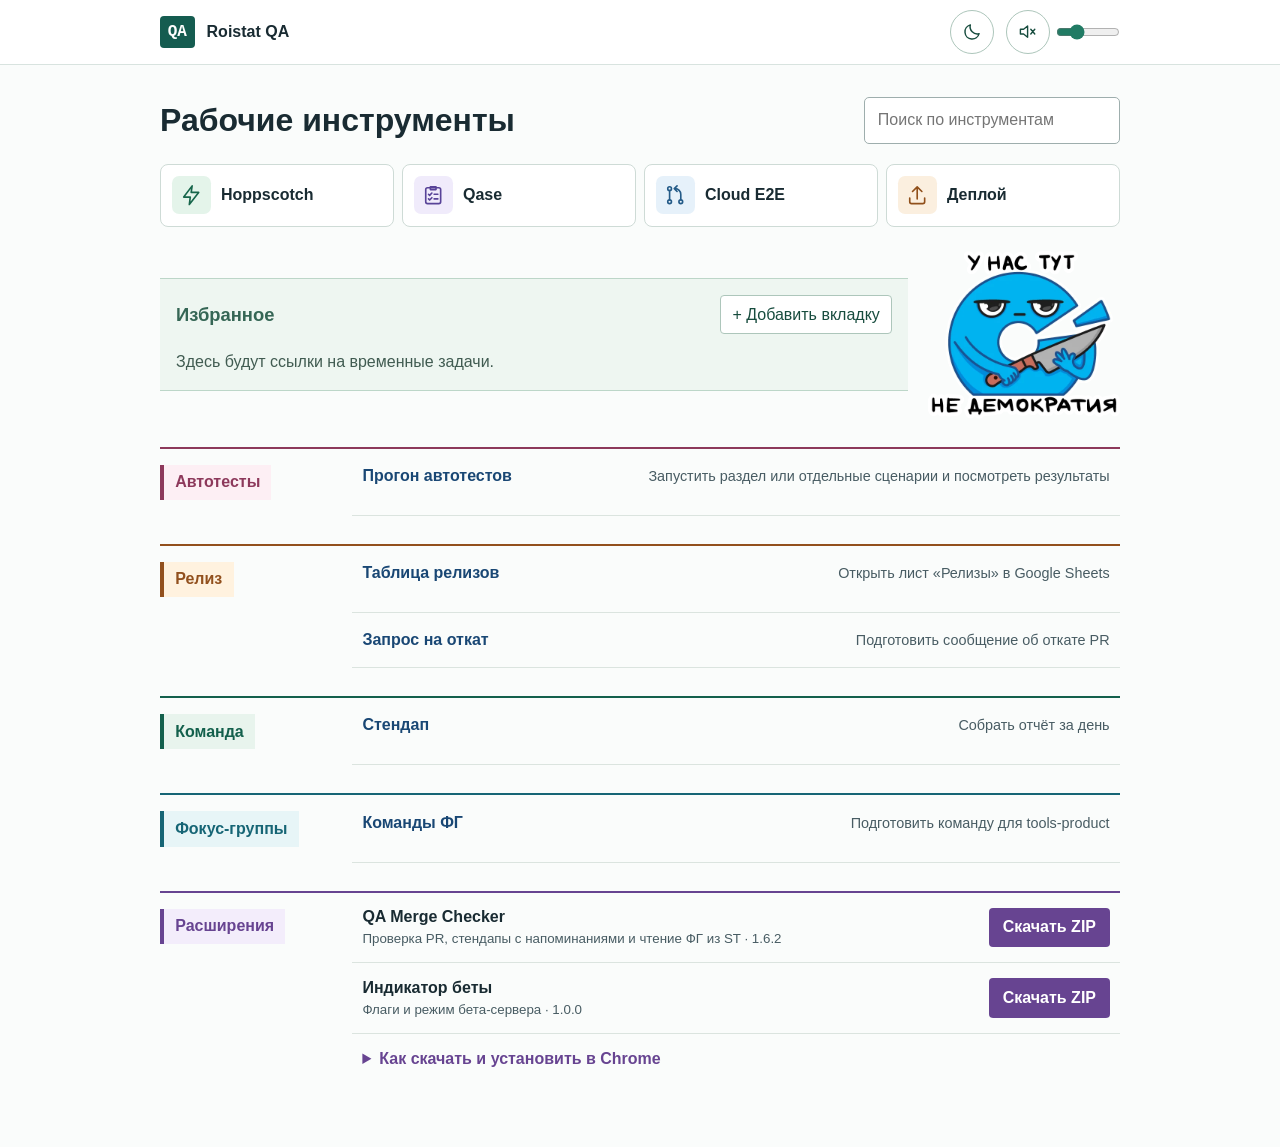
<file: index.html>
<!doctype html>
<html lang="ru">
<meta charset="utf-8">
<meta name="viewport" content="width=device-width,initial-scale=1">
<title>Roistat QA · Рабочие инструменты</title>
<link rel="stylesheet" href="style.css?v=shortcuts1">
<link rel="stylesheet" href="theme.css">
<script src="theme.js?v=system1"></script>
<link rel="stylesheet" href="music.css?v=resume1">
<script src="music.js?v=resume1" defer></script>
<header><div class="wrap brand"><span class="logo" aria-hidden="true">QA</span> Roistat QA</div></header>
<main class="wrap">
  <div class="catalog-head">
    <h1>Рабочие инструменты</h1>
    <input id="search" type="search" aria-label="Поиск по каталогу" placeholder="Поиск по инструментам" autocomplete="off">
  </div>
  <nav id="shortcuts" aria-label="Быстрый доступ к инструментам" hidden></nav>
  <template id="shortcut-api">
    <svg viewBox="0 0 24 24" aria-hidden="true"><path d="m13 2-9 12h7l-1 8 10-13h-8z"/></svg>
  </template>
  <template id="shortcut-cases">
    <svg viewBox="0 0 24 24" aria-hidden="true"><rect x="4" y="4" width="16" height="17" rx="2"/><path d="M9 3h6v3H9zM7 11l1.2 1.2 2.4-2.5M13 11h4M7 16l1.2 1.2 2.4-2.5M13 16h4"/></svg>
  </template>
  <template id="shortcut-pr">
    <svg viewBox="0 0 24 24" aria-hidden="true"><circle cx="6" cy="5" r="2"/><circle cx="6" cy="19" r="2"/><circle cx="18" cy="19" r="2"/><path d="M6 7v10m12 0v-6a6 6 0 0 0-6-6h-1m3-3-3 3 3 3"/></svg>
  </template>
  <template id="shortcut-deploy">
    <svg viewBox="0 0 24 24" aria-hidden="true"><path d="M12 16V3m-5 5 5-5 5 5M4 15v4a2 2 0 0 0 2 2h12a2 2 0 0 0 2-2v-4"/></svg>
  </template>
  <div class="quick-access">
  <aside aria-labelledby="fav-title">
    <div class="fav-head"><h2 id="fav-title">Избранное</h2><button id="add" type="button" aria-expanded="false" aria-controls="editor">+ Добавить вкладку</button></div>
    <form id="editor" hidden>
      <label>Ссылка<input name="url" type="url" required placeholder="https://"></label>
      <label>Название задачи<input name="title" placeholder="Необязательно" maxlength="200"></label>
      <button>Сохранить</button><button type="button" id="cancel">Отмена</button>
    </form>
    <ul id="favorites"></ul>
    <p id="no-favorites">Здесь будут ссылки на временные задачи.</p>
    <p id="message" role="status"></p>
  </aside>
  <img class="sticker" src="sticker.webp" alt="У нас тут не демократия">
  </div>
  <div id="catalog"></div>
  <template id="install-guide">
    <details class="install-guide">
      <summary>Как скачать и установить в Chrome</summary>
      <ol>
        <li>Скачайте ZIP выбранного расширения. Распакуйте каждое расширение в отдельную постоянную папку.</li>
        <li>Введите <code>chrome://extensions</code> в адресной строке Chrome и включите «Режим разработчика».</li>
        <li>Нажмите «Загрузить распакованное расширение» и выберите папку, в которой лежит <code>manifest.json</code>.</li>
        <li>Найдите «QA release tool» или «Feature Cookie Indicator» в списке расширений. Обновите открытую рабочую вкладку.</li>
      </ol>
    </details>
  </template>
  <p id="empty" role="status" hidden>По этому запросу инструментов нет.</p>
</main>
<script src="tools.js?v=autotests1"></script>
<script src="catalog.js?v=shortcuts1"></script>
<script src="favorites.js"></script>
</html>
</file>
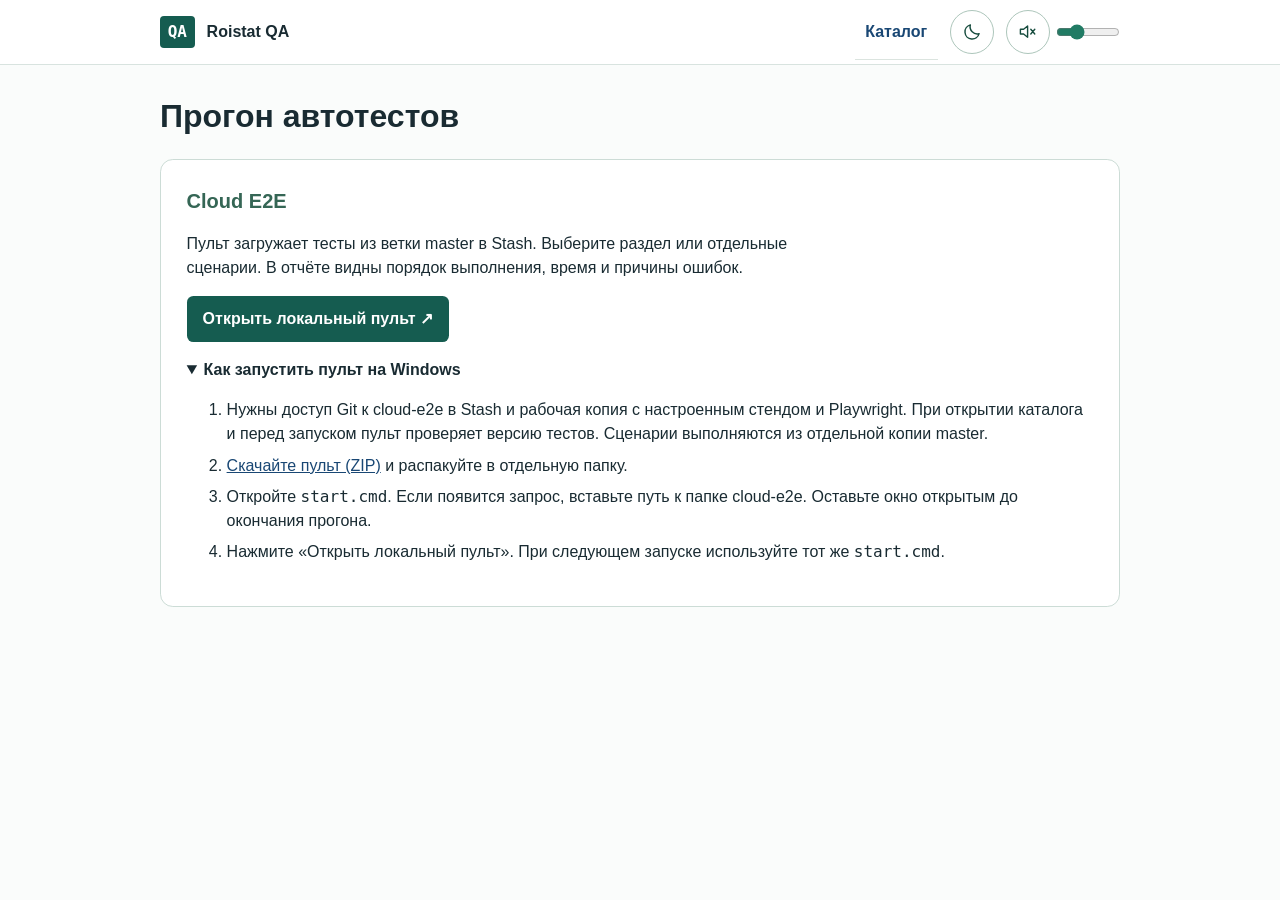
<file: autotests.html>
<!doctype html>
<html lang="ru">
<meta charset="utf-8">
<meta name="viewport" content="width=device-width,initial-scale=1">
<title>Прогон автотестов · Roistat QA</title>
<link rel="stylesheet" href="style.css?v=shortcuts1">
<link rel="stylesheet" href="autotests.css">
<link rel="stylesheet" href="theme.css">
<script src="theme.js?v=system1"></script>
<link rel="stylesheet" href="music.css?v=resume1">
<script src="music.js?v=resume1" defer></script>
<header><div class="wrap brand"><span class="logo">QA</span> Roistat QA <a href="./">Каталог</a></div></header>
<main class="wrap run-page">
  <h1>Прогон автотестов</h1>
  <article class="card">
    <h2>Cloud E2E</h2>
    <p>Пульт загружает тесты из ветки master в Stash. Выберите раздел или отдельные сценарии. В отчёте видны порядок выполнения, время и причины ошибок.</p>
    <a class="primary" href="http://127.0.0.1:41731/" target="_blank" rel="noopener noreferrer">Открыть локальный пульт ↗</a>
    <details open><summary>Как запустить пульт на Windows</summary>
      <ol>
        <li>Нужны доступ Git к cloud-e2e в Stash и рабочая копия с настроенным стендом и Playwright. При открытии каталога и перед запуском пульт проверяет версию тестов. Сценарии выполняются из отдельной копии master.</li>
        <li><a href="downloads/qa-test-runner.zip" download>Скачайте пульт (ZIP)</a> и распакуйте в отдельную папку.</li>
        <li>Откройте <code>start.cmd</code>. Если появится запрос, вставьте путь к папке cloud-e2e. Оставьте окно открытым до окончания прогона.</li>
        <li>Нажмите «Открыть локальный пульт». При следующем запуске используйте тот же <code>start.cmd</code>.</li>
      </ol>
    </details>
  </article>
</main>
</html>
</file>
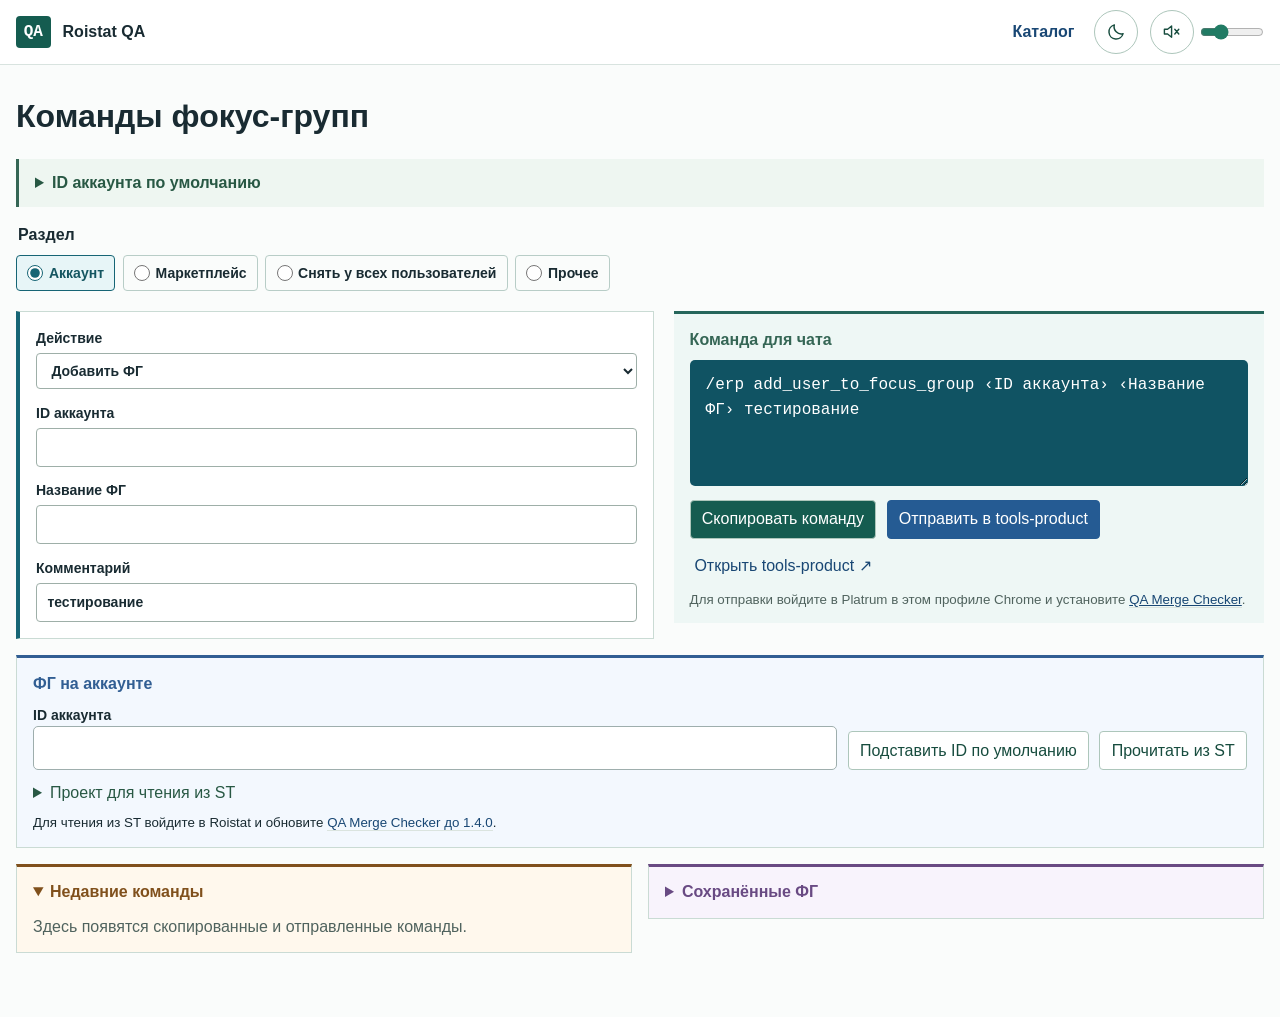
<file: focus-groups.html>
<!doctype html>
<html lang="ru">
<head>
  <meta charset="utf-8">
  <meta name="viewport" content="width=device-width,initial-scale=1">
  <title>Команды ФГ · Roistat QA</title>
  <link rel="stylesheet" href="style.css">
  <link rel="stylesheet" href="focus-groups.css?v=11">
  <link rel="stylesheet" href="theme.css">
  <script src="theme.js?v=system1"></script>
  <link rel="stylesheet" href="music.css?v=resume1">
  <script src="music.js?v=resume1" defer></script>
  <script src="focus-groups.js?v=9" defer></script>
</head>
<body>
  <header><div class="wrap brand"><span class="logo">QA</span> Roistat QA <a href="./index.html">Каталог</a></div></header>
  <main class="wrap">
    <h1>Команды фокус-групп</h1>
    <div class="fg-layout">
      <details class="library side recent-side" open>
        <summary>Недавние команды</summary>
        <template id="command-repeat-icon">
          <svg viewBox="0 0 24 24" aria-hidden="true"><path d="M20 10a8 8 0 1 0 0 5M20 4v6h-6"/></svg>
        </template>
        <ul id="recent-list" class="fg-icon-list"></ul>
        <p id="recent-empty">Здесь появятся скопированные и отправленные команды.</p>
      </details>
      <div class="fg-main">
        <details class="defaults">
          <summary>ID аккаунта по умолчанию</summary>
          <form id="defaults">
            <label>ID аккаунта<input id="default-account" inputmode="numeric" pattern="[0-9]+" placeholder="ID аккаунта"></label>
            <button>Сохранить</button><small id="default-status" role="status"></small>
          </form>
        </details>
        <fieldset class="groups">
          <legend>Раздел</legend>
          <label><input type="radio" name="group" value="account" checked>Аккаунт</label>
          <label><input type="radio" name="group" value="market">Маркетплейс</label>
          <label><input type="radio" name="group" value="all">Снять у всех пользователей</label>
          <label><input type="radio" name="group" value="other">Прочее</label>
        </fieldset>
        <div class="workspace">
          <form id="builder" autocomplete="off">
            <label id="operation-label">Действие<select id="operation"></select></label>
            <div id="arguments"></div>
          </form>
          <div class="result">
            <h2><label for="preview">Команда для чата</label></h2>
            <textarea id="preview" rows="4" readonly spellcheck="false"></textarea>
            <div class="actions">
              <button type="submit" form="builder">Скопировать команду</button>
              <button type="button" id="send-command">Отправить в tools-product</button>
              <a href="https://roistat.chat.platrum.ru/c9d2f3fa6bb6d63bbd9f589250d36698/channels/tools-product" target="_blank" rel="noopener noreferrer">Открыть tools-product ↗</a>
            </div>
            <small id="status" role="status"></small>
            <small id="send-help">Для отправки войдите в Platrum в этом профиле Chrome и установите <a href="./index.html#extensions">QA Merge Checker</a>.</small>
          </div>
        </div>
        <small id="list-status" role="status"></small>
        <div class="library account-groups" aria-labelledby="account-groups-title">
          <h2 id="account-groups-title">ФГ на аккаунте</h2>
          <form id="account-lookup" autocomplete="off">
            <label>ID аккаунта<input id="lookup-id" required pattern="[0-9]+" inputmode="numeric"></label>
            <button type="button" id="use-default-id">Подставить ID по умолчанию</button>
            <button id="st-button" type="submit">Прочитать из ST</button>
            <!-- QA Merge Checker 1.4 uses this form control to relay ST results. -->
            <input type="hidden" id="lookup-button">
          </form>
          <details id="st-settings"><summary>Проект для чтения из ST</summary>
            <label>ID проекта этого аккаунта<input id="st-project" inputmode="numeric" pattern="[0-9]+" placeholder="ID проекта"></label>
            <small>Расширение найдёт проект в открытых карточках ST этого окна или по указанному ID. После сверки владельца оно запомнит проект на этом компьютере.</small>
          </details>
          <small id="st-help">Для чтения из ST войдите в Roistat и обновите <a href="./index.html#extensions">QA Merge Checker до 1.4.0</a>.</small>
          <span id="lookup-help" hidden></span>
          <p id="lookup-status" role="status"></p>
          <div id="group-browser" hidden>
            <label for="group-filter">Найти ФГ в результате</label>
            <input type="search" id="group-filter" placeholder="Часть названия" autocomplete="off">
            <div id="account-list" role="group" aria-label="Выберите ФГ"></div>
            <small id="group-count" role="status"></small>
            <ul id="group-actions" aria-label="Действия с выбранной ФГ"></ul>
          </div>
        </div>
      </div>
      <details class="library side saved-side">
        <summary>Сохранённые ФГ</summary>
        <template id="fg-copy-icon">
          <svg viewBox="0 0 24 24" aria-hidden="true"><rect x="8" y="8" width="12" height="13" rx="2"/><path d="M16 8V5a2 2 0 0 0-2-2H5a2 2 0 0 0-2 2v9a2 2 0 0 0 2 2h3"/></svg>
        </template>
        <form id="save-group"><label>Название ФГ<input name="name" required pattern="[^,\s]+" autocomplete="off"></label><button>Добавить</button></form>
        <template id="fg-remove-icon">
          <svg viewBox="0 0 24 24" aria-hidden="true"><path d="M3 6h18M9 6V3h6v3M6 6l1 15h10l1-15M10 10v7m4-7v7"/></svg>
        </template>
        <ul id="saved-list" class="fg-icon-list"></ul>
        <p id="saved-empty">Список пока пуст.</p>
      </details>
    </div>
  </main>
</body>
</html>
</file>
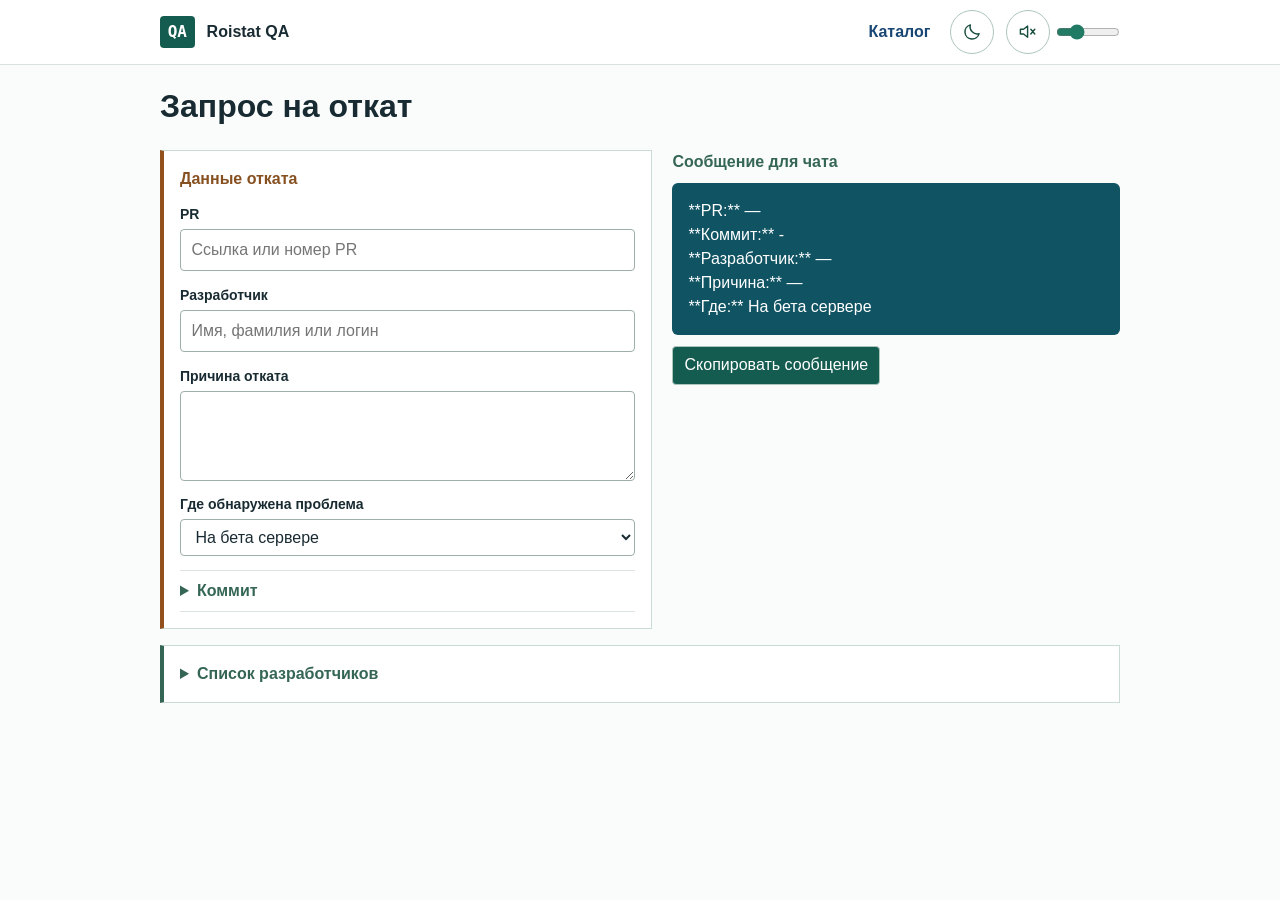
<file: revert.html>
<!doctype html>
<html lang="ru">
<head>
  <meta charset="utf-8">
  <meta name="viewport" content="width=device-width,initial-scale=1">
  <title>Запрос на откат · Roistat QA</title>
  <link rel="stylesheet" href="style.css">
  <link rel="stylesheet" href="revert.css?v=2">
  <link rel="stylesheet" href="theme.css">
  <script src="theme.js?v=system1"></script>
  <link rel="stylesheet" href="music.css?v=resume1">
  <script src="music.js?v=resume1" defer></script>
  <script src="revert.js" defer></script>
</head>
<body>
  <header><div class="wrap brand"><span class="logo">QA</span> Roistat QA <a href="./index.html">Каталог</a></div></header>
  <main class="wrap">
    <h1>Запрос на откат</h1>
    <div class="revert-grid">
      <form id="RevertForm">
        <h2>Данные отката</h2>
        <div class="field">
          <label for="pr">PR</label>
          <div class="clearable" id="wrapPr">
            <input id="pr" name="pr" placeholder="Ссылка или номер PR" required>
            <button class="clearX" type="button" aria-label="Очистить PR" onclick="clearField('pr')">×</button>
          </div>
        </div>
        <div class="field">
          <label for="devSearchInput">Разработчик</label>
          <div class="selectSearch" id="devSearch" data-open="0">
            <input id="devSearchInput" autocomplete="off" aria-haspopup="listbox" aria-expanded="false" aria-controls="devSearchList" placeholder="Имя, фамилия или логин">
            <div class="dropdown" id="devDropdown"><div class="list" id="devSearchList" role="listbox" aria-label="Разработчики"></div></div>
          </div>
        </div>
        <div class="field">
          <label for="prichina">Причина отката</label>
          <div class="clearable" id="wrapPrichina">
            <textarea id="prichina" name="prichina" rows="3" required></textarea>
            <button class="clearX" type="button" aria-label="Очистить причину" onclick="clearField('prichina')">×</button>
          </div>
        </div>
        <div class="field"><label for="where">Где обнаружена проблема</label><select id="where" name="where"><option>На бета сервере</option><option>На бою</option></select></div>
        <details class="commit"><summary>Коммит</summary>
          <div class="clearable" id="wrapCommit">
            <input id="commit" name="commit" aria-label="Коммит" placeholder="-">
            <button class="clearX" type="button" aria-label="Очистить коммит" onclick="clearField('commit')">×</button>
          </div>
        </details>
      </form>
      <div class="result">
        <h2>Сообщение для чата</h2>
        <pre id="output"></pre>
        <div class="actions"><button class="primary" id="copy" type="button">Скопировать сообщение</button><small id="copy-status" role="status"></small></div>
      </div>
    </div>
    <details class="directory">
      <summary>Список разработчиков</summary>
      <label for="devListEditor">По одному разработчику в строке в формате «@логин Имя Фамилия»</label>
      <textarea id="devListEditor" rows="6" spellcheck="false"></textarea>
      <div class="actions">
        <button class="primary" onclick="saveDevelopersFromEditor()">Сохранить список</button>
        <button onclick="sortDevelopers()">По алфавиту</button>
        <button onclick="dedupeDevelopers()">Убрать дубли</button>
        <button onclick="trimDevelopers()">Убрать пробелы</button>
        <button onclick="resetDevelopersToDefault()">Вернуть исходный список</button>
      </div>
      <small id="editor-status" role="status"></small>
    </details>
  </main>
</body>
</html>
</file>
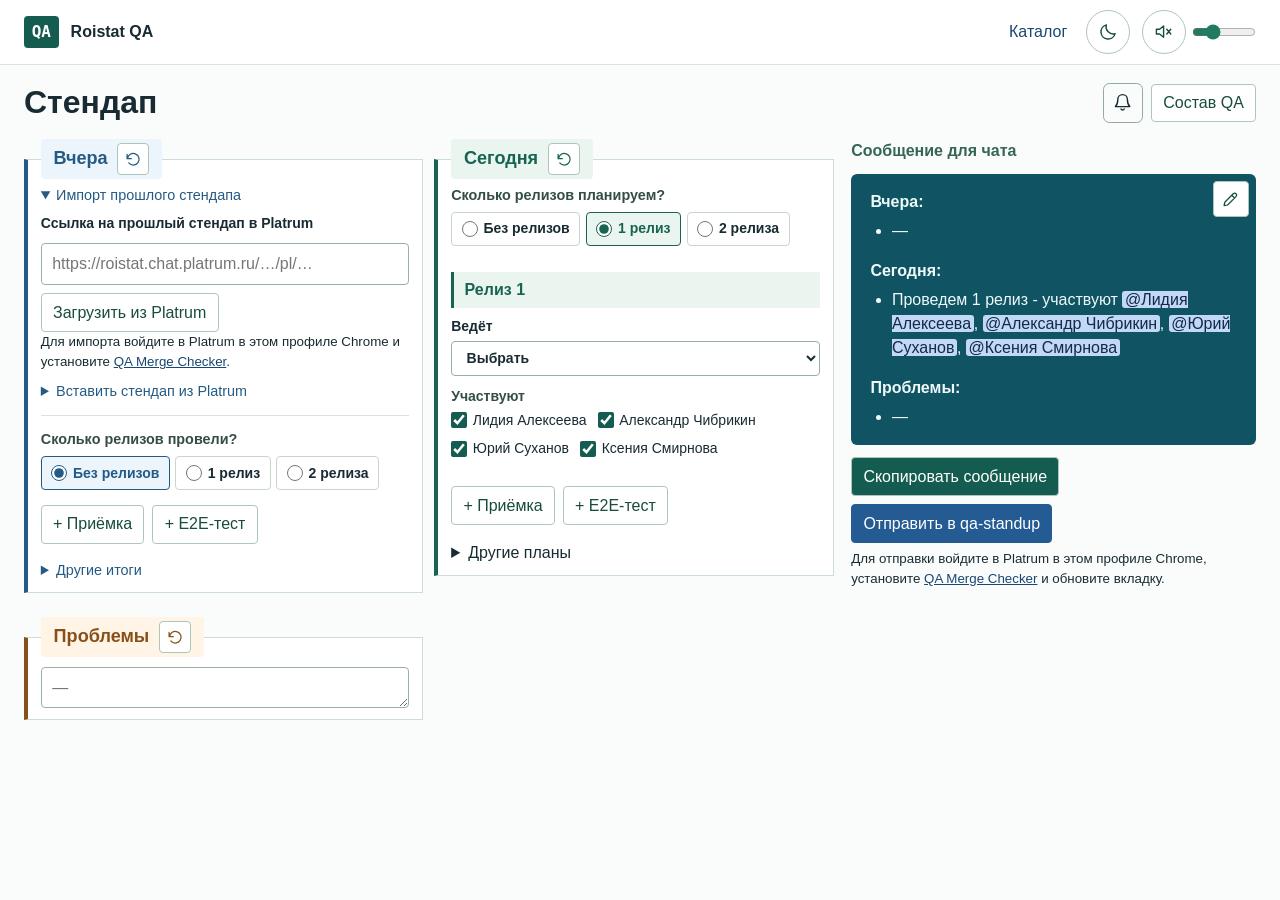
<file: standup.html>
<!doctype html>
<html lang="ru">
<head>
  <meta charset="utf-8">
  <meta name="viewport" content="width=device-width,initial-scale=1">
  <title>Стендап · Roistat QA</title>
  <link rel="stylesheet" href="style.css">
  <link rel="stylesheet" href="standup.css?v=save-message1">
  <link rel="stylesheet" href="theme.css">
  <script src="theme.js?v=system1"></script>
  <link rel="stylesheet" href="music.css?v=resume1">
  <script src="music.js?v=resume1" defer></script>
  <script src="standup-merge.js?v=1" defer></script>
  <script src="standup.js?v=merge-message1" defer></script>
  <script src="standup-history.js?v=save-message1" defer></script>
  <script src="standup-team.js?v=count1" defer></script>
</head>
<body>
  <header><div class="wrap brand"><span class="logo">QA</span> Roistat QA <a href="./index.html">Каталог</a></div></header>
  <main class="wrap">
    <div class="page-title">
      <h1>Стендап</h1>
      <div class="standup-settings">
        <details id="standup-reminder">
          <summary aria-label="Настройки напоминания" title="Настроить напоминание">
            <svg viewBox="0 0 24 24" aria-hidden="true"><path d="M18 8a6 6 0 0 0-12 0c0 6-2 8-3 9h18c-1-1-3-3-3-9ZM10 20a2.2 2.2 0 0 0 4 0"/></svg>
          </summary>
          <div class="reminder-panel">
            <h2>Напоминание о стендапе</h2>
            <p class="reminder-help">Установите <a href="./downloads/qa-merge-checker-1.6.2.zip" download>QA Merge Checker 1.6.2</a> и обновите вкладку.</p>
            <form hidden>
              <label class="reminder-enable"><input type="checkbox" name="enabled">Включить напоминание по будням</label>
              <label>Время<input type="time" name="time" required></label>
              <label>Часовой пояс<select name="zone"><option value="moscow">Москва (UTC+3)</option><option value="local">Местное время компьютера</option></select></label>
              <label>Текст уведомления<input name="text" maxlength="200" placeholder="Пора отправить стендап в qa-standup."></label>
              <small>Уведомление приходит при работающем Chrome, если сегодня вы ещё не отправили стендап с этой страницы.</small>
              <div class="reminder-actions">
                <button type="submit" name="save">Сохранить</button>
                <button type="button" name="preview" disabled>Проверить уведомление</button>
              </div>
              <small class="preview-help">Для проверки обновите <a href="./downloads/qa-merge-checker-1.6.2.zip" download>QA Merge Checker до 1.6.2</a> и перезагрузите вкладку.</small>
            </form>
            <small role="status"></small>
          </div>
        </details>
        <button id="edit-team" aria-haspopup="dialog">Состав QA</button>
      </div>
    </div>
    <div class="workspace">
      <div id="fields">
        <fieldset class="day past"><legend>Вчера <button class="section-reset" id="reset-yesterday" type="button" aria-label="Сбросить блок Вчера" title="Сбросить блок «Вчера»"><svg viewBox="0 0 24 24" aria-hidden="true"><path d="M3 5v6h6M3.6 11a8.3 8.3 0 1 1 1.8 6"/></svg></button></legend>
          <details class="import-bar" open><summary>Импорт прошлого стендапа</summary>
            <label for="platrum-url">Ссылка на прошлый стендап в Platrum</label>
            <input id="platrum-url" type="url" placeholder="https://roistat.chat.platrum.ru/…/pl/…">
            <button id="load-post" type="button">Загрузить из Platrum</button>
            <small>Для импорта войдите в Platrum в этом профиле Chrome и установите <a class="extension-help" href="./index.html#extensions">QA Merge Checker</a>.</small>
            <small id="post-status" role="status"></small>
            <button type="button" id="use-previous" hidden></button>
            <details><summary>Вставить стендап из Platrum</summary>
              <label>Текст сообщения<textarea id="chat-text" rows="5" placeholder="Сегодня:"></textarea></label>
              <button type="button" id="parse-chat">Разобрать план</button>
              <span id="parse-status" role="status"></span>
            </details>
          </details>
          <div id="review" hidden>
            <div class="plan-head"><strong id="review-title"></strong><button id="manual-mode">К шаблонам</button></div>
            <div id="review-items"></div>
            <small id="skipped-lines"></small>
          </div>
          <div id="manual-yesterday">
          <fieldset class="count"><legend>Сколько релизов провели?</legend>
            <label><input type="radio" name="past-count" value="0" checked>Без релизов</label>
            <label><input type="radio" name="past-count" value="1">1 релиз</label>
            <label><input type="radio" name="past-count" value="2">2 релиза</label>
          </fieldset>
          <div id="past-plans"></div>
          <div class="actions"><button id="add-past-task">+ Приёмка</button><button id="add-past-e2e">+ E2E-тест</button></div>
          </div>
          <details><summary>Другие итоги</summary>
            <textarea id="yesterday" aria-label="Другие итоги" rows="2"></textarea>
          </details>
        </fieldset>
        <fieldset class="day current"><legend>Сегодня <button class="section-reset" id="reset-today" type="button" aria-label="Сбросить блок Сегодня" title="Сбросить блок «Сегодня»"><svg viewBox="0 0 24 24" aria-hidden="true"><path d="M3 5v6h6M3.6 11a8.3 8.3 0 1 1 1.8 6"/></svg></button></legend>
          <fieldset class="count"><legend>Сколько релизов планируем?</legend>
            <label><input type="radio" name="today-count" value="0">Без релизов</label>
            <label><input type="radio" name="today-count" value="1" checked>1 релиз</label>
            <label><input type="radio" name="today-count" value="2">2 релиза</label>
          </fieldset>
          <div id="plans"></div>
          <div class="actions"><button id="add-task">+ Приёмка</button><button id="add-e2e">+ E2E-тест</button></div>
          <details><summary>Другие планы</summary><textarea id="other" aria-label="Другие планы" rows="2"></textarea></details>
        </fieldset>
        <fieldset class="day blockers"><legend>Проблемы <button class="section-reset" id="reset-problems" type="button" aria-label="Сбросить блок Проблемы" title="Сбросить блок «Проблемы»"><svg viewBox="0 0 24 24" aria-hidden="true"><path d="M3 5v6h6M3.6 11a8.3 8.3 0 1 1 1.8 6"/></svg></button></legend>
          <textarea id="problems" aria-label="Что мешает работе?" rows="1" placeholder="—"></textarea>
        </fieldset>
      </div>
      <div class="result">
        <h2>Сообщение для чата</h2>
        <div class="message-card">
          <button id="save-message" type="button" title="Сохранить изменения" aria-label="Сохранить изменения" hidden>
            <svg viewBox="0 0 24 24" aria-hidden="true"><path d="M4 3h13l4 4v14H3V3zM7 3v6h9V3M7 21v-8h10v8"/></svg>
          </button>
          <button id="edit-message" type="button" aria-label="Редактировать сообщение" title="Редактировать сообщение" aria-expanded="false" aria-controls="message-text">
            <svg viewBox="0 0 24 24" aria-hidden="true">
              <path class="pencil" d="m4 16-1 5 5-1L20 8a2.8 2.8 0 0 0-4-4L4 16Zm10-10 4 4"/>
              <path class="back" d="m9 4-6 6 6 6M3 10h11a6 6 0 0 1 0 12"/>
            </svg>
          </button>
          <div id="preview"></div>
          <textarea id="message-text" aria-label="Сообщение для чата" rows="12" hidden></textarea>
        </div>
        <div class="message-actions">
          <button id="restore-message" type="button" hidden>Вернуть текст из формы</button>
          <button id="copy">Скопировать сообщение</button>
          <button id="send-standup" type="button">Отправить в qa-standup</button>
        </div>
        <small id="send-standup-help">Для отправки войдите в Platrum в этом профиле Chrome, установите <a href="./downloads/qa-merge-checker-1.6.2.zip" download>QA Merge Checker</a> и обновите вкладку.</small>
        <span id="status" role="status"></span>
        <textarea id="manual-copy" aria-label="Текст для копирования" rows="8" readonly hidden></textarea>
      </div>
    </div>
  </main>
  <dialog id="team-panel" aria-labelledby="team-title">
    <div class="plan-head"><h2 id="team-title">Состав QA</h2><button id="close-team" aria-label="Закрыть">×</button></div>
    <form id="team-form">
      <div id="team-rows"></div>
      <div class="team-actions"><button type="button" id="new-person">+ Добавить QA</button>
      <button type="submit">Сохранить состав</button></div>
      <span id="team-status" role="status"></span>
    </form>
  </dialog>
  <template id="release-template">
    <div class="plan release">
      <div class="plan-head"><strong>Релиз</strong></div>
      <label>Ведёт<select class="lead"><option value="">Выбрать</option></select></label>
      <fieldset class="people"><legend>Участвуют</legend></fieldset>
    </div>
  </template>
  <template id="task-template">
    <div class="plan task">
      <div class="plan-head"><strong>Приёмка</strong><button class="remove" aria-label="Удалить приёмку" title="Удалить приёмку">×</button></div>
      <label>Название задачи<input class="task-name" type="text"></label>
      <label>Ссылка на задачу<input class="url" type="url" required pattern="https?://.+" placeholder="https://"></label>
      <fieldset class="people"><legend>Ведёт приёмку</legend></fieldset>
    </div>
  </template>
</body>
</html>
</file>
<file: style.css>
:root { color-scheme: light; font: 16px/1.5 Inter, "Segoe UI", sans-serif; color: #192b32; background: #fafcfb; }
* { box-sizing: border-box; }
body { margin: 0; }
.wrap { width: min(100% - 2.5rem, 60rem); margin-inline: auto; }
header { background: white; border-bottom: 1px solid #d8e3df; }
.brand { display: flex; align-items: center; gap: .75rem; min-height: 4rem; font-weight: 650; }
.logo { background: #155c50; color: white; padding: .28rem .48rem; border-radius: 4px; font-family: monospace; }
main { padding-block: 2rem 4rem; }
h1 { font-size: 2rem; line-height: 1.2; margin: 0 0 1.5rem; }
label { display: block; font-size: .875rem; font-weight: 600; margin-bottom: .35rem; }
.catalog-head { display: flex; align-items: center; justify-content: space-between; flex-wrap: wrap; gap: .75rem 1rem; margin-bottom: 1.25rem; }
.catalog-head h1 { margin: 0; }
.catalog-head input { width: min(100%, 16rem); }
#shortcuts:not([hidden]) { display: grid; grid-template-columns: repeat(4, minmax(0, 1fr)); gap: .5rem; margin-bottom: 1.5rem; }
#shortcuts a { --ink: #17664b; --tint: #e4f4ea; display: flex; grid-area: auto; flex-flow: row nowrap; align-items: center; justify-content: flex-start; gap: .65rem; padding: .7rem; background: white; color: #192b32; border: 1px solid #cedbd6; border-radius: .5rem; }
#shortcuts [data-icon="cases"] { --ink: #584398; --tint: #f0ebfb; }
#shortcuts [data-icon="pr"] { --ink: #245b88; --tint: #e6f1fa; }
#shortcuts [data-icon="deploy"] { --ink: #90501b; --tint: #fbefdf; }
#shortcuts a:hover, #shortcuts a:focus-visible { border-color: var(--ink); background: var(--tint); }
#shortcuts svg { flex: none; width: 2.4rem; height: 2.4rem; padding: .5rem; border-radius: .45rem; color: var(--ink); background: var(--tint); fill: none; stroke: currentColor; stroke-width: 1.75; stroke-linecap: round; stroke-linejoin: round; }
@media (max-width: 650px) {
  #shortcuts:not([hidden]) { grid-template-columns: repeat(2, minmax(0, 1fr)); }
  #shortcuts a { padding: .5rem; gap: .4rem; }
  #shortcuts svg { width: 1.9rem; height: 1.9rem; padding: .35rem; }
}
.quick-access { display: grid; grid-template-columns: minmax(0, 1fr) minmax(8rem, 20%); gap: 1.25rem; align-items: center; margin-bottom: 1.6rem; }
.quick-access aside { margin-bottom: 0; }
.sticker { display: block; width: 100%; max-height: 11rem; object-fit: contain; }
@media (max-width: 650px) {
  .quick-access { grid-template-columns: 1fr; }
  .sticker { width: 6rem; justify-self: end; }
}
input { width: min(100%, 30rem); padding: .65rem .8rem; font: inherit; border: 1px solid #9eaead; border-radius: 5px; background: white; }
section { display: grid; grid-template-columns: 12rem 1fr; margin-top: 1.75rem; border-top: 2px solid #c6d9d2; }
h2 { grid-column: 1; grid-row: 1; font-size: 1rem; margin: 1rem 0; color: #356655; }
a { grid-column: 2; display: flex; flex-wrap: wrap; align-items: baseline; justify-content: space-between; gap: .25rem 1rem; padding: .95rem .65rem; border-bottom: 1px solid #dbe4df; color: #194774; text-decoration: none; }
a:first-of-type { grid-row: 1; }
a:hover { background: #eaf3ef; }
a:hover strong { text-decoration: underline; }
#catalog section { --accent: #13604c; --tint: #e8f4ed; border-top: 2px solid var(--accent); }
#catalog [data-group="Тестирование"] { --accent: #255b93; --tint: #ebf3fc; }
#catalog [data-group="Автотесты"] { --accent: #8d395b; --tint: #fdeff4; }
#catalog [data-group="Релиз"] { --accent: #92501d; --tint: #fff2df; }
#catalog [data-group="Расширения"] { --accent: #674491; --tint: #f3edfb; }
#catalog [data-group="Фокус-группы"] { --accent: #166575; --tint: #e7f5f7; }
#catalog section h2 { color: var(--accent); background: var(--tint); border-left: 4px solid var(--accent); padding: .35rem .7rem; align-self: start; justify-self: start; }
#catalog section a:hover { background: var(--tint); }
.install-guide { grid-column: 2; padding: .8rem .65rem; }
.extension-row { grid-column: 2; display: flex; flex-wrap: wrap; align-items: center; justify-content: space-between; gap: .6rem; padding: .8rem .65rem; border-bottom: 1px solid #dbe4df; }
.extension-row:first-of-type { grid-row: 1; }
.extension-row small { display: block; color: #485c63; }
#catalog .download { display: inline-block; background: #674491; color: white; font-weight: 600; border: 0; border-radius: 4px; padding: .48rem .85rem; }
#catalog .download:hover { background: #513474; }
.install-guide summary { color: var(--accent); cursor: pointer; font-weight: 600; }
.install-guide li + li { margin-top: .4rem; }
a span { font-size: .9rem; color: #485c63; }
:focus-visible { outline: 3px solid #347ba9; outline-offset: 2px; }
aside { border-block: 1px solid #bcd6c8; background: #eef6f1; padding: 1rem; margin-bottom: 1.6rem; }
.fav-head, form, #favorites, #favorites li { display: flex; align-items: center; gap: .65rem; flex-wrap: wrap; }
.fav-head { justify-content: space-between; }
.fav-head h2 { margin: 0; font-size: 1.15rem; }
button { font: inherit; color: #174c3e; background: white; border: 1px solid #adc6bb; border-radius: 4px; padding: .4rem .7rem; cursor: pointer; }
button:hover { background: #e2eee7; }
form { margin-top: 1rem; align-items: end; }
form label { flex: 1 1 12rem; margin: 0; }
form input { display: block; width: 100%; }
form[hidden] { display: none; }
#favorites { list-style: none; padding: 0; margin-bottom: 0; }
#favorites li { background: white; border: 1px solid #bfd3c8; border-radius: 4px; max-width: 100%; flex-wrap: nowrap; }
#favorites a { display: block; padding: .4rem .6rem; border: 0; overflow-wrap: anywhere; }
#favorites button { border: 0; }
#message:empty, #favorites:empty { display: none; }
#message, #no-favorites { margin-bottom: 0; color: #405b51; }
@media (max-width: 650px) {
  section { display: block; }
  a { flex-direction: column; padding-inline: 0; }
  h1 { font-size: 1.65rem; }
}
</file>
<file: theme.css>
.theme-toggle { width: 2.75rem; height: 2.75rem; display: grid; place-items: center; padding: 0; border-radius: 50%; }
.brand .logo ~ .theme-toggle { margin-left: auto; }
.brand .logo ~ a + .theme-toggle { margin-left: 0; }
.theme-toggle svg { width: 1.25rem; height: 1.25rem; fill: none; stroke: currentColor; stroke-width: 1.75; stroke-linecap: round; stroke-linejoin: round; }
.theme-toggle .sun, [data-theme="dark"] .theme-toggle .moon { display: none; }
[data-theme="dark"] .theme-toggle .sun { display: inline; }

:root[data-theme="dark"] {
  color-scheme: dark;
  --text: #e4efeb;
  --muted: #b4c9c2;
  --surface: #1c2a28;
  --control: #152320;
  --line: #4a6159;
  --hover: #30473f;
  --green: #9cdbbd;
  --blue: #a4cfee;
  --amber: #f0c18a;
  --purple: #d2b8f0;
  --green-bg: #203b30;
  --blue-bg: #203544;
  --amber-bg: #392e23;
  --purple-bg: #342b40;
  background: #111b19;
  color: var(--text);
}
[data-theme="dark"] :is(header, .day, .library, .directory, .dropdown), [data-theme="dark"] :is(#team-panel, #RevertForm, #builder, #favorites li) { background-color: var(--surface); }
[data-theme="dark"] :where(header, aside, a, fieldset, .commit, .review-item, .import-bar, .extension-row, .library li, .count label, .groups label, .team-actions) { border-color: var(--line); }
[data-theme="dark"] :is(input, textarea, select, button), [data-theme="dark"] #builder :is(input, select) { background-color: var(--control); color: var(--text); border-color: var(--line); }
[data-theme="dark"] input::placeholder, [data-theme="dark"] textarea::placeholder { color: #a4b6ae; }
[data-theme="dark"] a { color: var(--blue); }
[data-theme="dark"] :is(a, button):hover, [data-theme="dark"] .item[aria-selected=true] { background-color: var(--hover); }
[data-theme="dark"] :focus-visible { outline-color: #8accfc; }
[data-theme="dark"] :is(h2, legend, summary), [data-theme="dark"] .defaults summary, [data-theme="dark"] #st-settings summary { color: var(--green); }
[data-theme="dark"] :is(small, a span, .library p, .people legend, .count legend, #builder small, #send-help, #no-favorites, #message) { color: var(--muted); }

/* Catalogue and shortcuts */
[data-theme="dark"] aside, [data-theme="dark"] .defaults { background: var(--green-bg); }
[data-theme="dark"] #shortcuts a { --ink: var(--green); --tint: var(--green-bg); color: var(--text); background: var(--surface); border-color: var(--line); }
[data-theme="dark"] #shortcuts [data-icon="pr"] { --ink: var(--blue); --tint: var(--blue-bg); }
[data-theme="dark"] #shortcuts [data-icon="cases"] { --ink: var(--purple); --tint: var(--purple-bg); }
[data-theme="dark"] #shortcuts [data-icon="deploy"] { --ink: var(--amber); --tint: var(--amber-bg); }
[data-theme="dark"] #shortcuts a:is(:hover,:focus-visible) { background: var(--tint); border-color: var(--ink); }
[data-theme="dark"] #catalog section { --accent: var(--green); --tint: var(--green-bg); }
[data-theme="dark"] #catalog [data-group="Релиз"] { --accent: var(--amber); --tint: var(--amber-bg); }
[data-theme="dark"] #catalog [data-group="Расширения"] { --accent: var(--purple); --tint: var(--purple-bg); }
[data-theme="dark"] #catalog [data-group="Фокус-группы"] { --accent: var(--blue); --tint: var(--blue-bg); }
[data-theme="dark"] .sticker { background-color: #e5ede8; border-radius: .5rem; }

/* Standup, including QA settings */
[data-theme="dark"] .day { --ink: var(--blue); --wash: var(--blue-bg); }
[data-theme="dark"] .day.current { --ink: var(--green); --wash: var(--green-bg); }
[data-theme="dark"] .day.blockers { --ink: var(--amber); --wash: var(--amber-bg); }
[data-theme="dark"] .day > legend, [data-theme="dark"] .past summary { color: var(--ink); }
[data-theme="dark"] .task .plan-head { color: var(--purple); border-color: var(--purple); background: var(--purple-bg); }
[data-theme="dark"] .e2e .plan-head, [data-theme="dark"] .review-item .people { background: var(--blue-bg); color: var(--blue); }
[data-theme="dark"] .outcome-select:has(option[value=""]:checked) { color: var(--amber); background: var(--amber-bg); }
[data-theme="dark"] input[aria-invalid=true] { border-color: #f297a6; }
[data-theme="dark"] .link-error { color: #ffafbb; }
[data-theme="dark"] #team-rows fieldset button { color: #ffc4cc; background: #482a30; border-color: #92636a; }
[data-theme="dark"] #new-person { color: var(--green); background: var(--green-bg); }

/* Revert and focus groups */
[data-theme="dark"] #RevertForm h2 { color: var(--amber); }
[data-theme="dark"] .recent-side { --accent: var(--amber); --tint: var(--amber-bg); }
[data-theme="dark"] .saved-side { --accent: var(--purple); --tint: var(--purple-bg); }
[data-theme="dark"] .library.side { background: var(--tint); }
[data-theme="dark"] .side summary { color: var(--accent); }
[data-theme="dark"] .fg-icon-list li button { color: var(--accent); }
[data-theme="dark"] .fg-main .result { background: var(--green-bg); }
[data-theme="dark"] .account-groups, [data-theme="dark"] #account-list { background: var(--blue-bg); }
[data-theme="dark"] .account-groups h2 { color: var(--blue); }
[data-theme="dark"] .groups label:has(:checked) { background: var(--blue-bg); color: var(--blue); border-color: var(--blue); }
</file>
<file: music.css>
.music-controls { display: flex; align-items: center; gap: .4rem; }
.music-toggle { display: grid; place-items: center; width: 2.75rem; height: 2.75rem; padding: 0; border-radius: 50%; }
.music-toggle svg { width: 1.2rem; height: 1.2rem; fill: none; stroke: currentColor; stroke-width: 1.75; stroke-linecap: round; stroke-linejoin: round; }
.music-toggle[aria-pressed="false"] .waves, .music-toggle[aria-pressed="true"] .mute { display: none; }
.music-controls input[type="range"] { width: 4rem; height: 1.5rem; cursor: pointer; margin: 0; padding: 0; accent-color: #217b64; }
[data-theme="dark"] .music-controls input[type="range"] { accent-color: var(--green); }
.music-notice { position: absolute; z-index: 5; right: 0; top: 100%; max-width: 18rem; width: max-content; padding: .5rem .75rem; border: 1px solid #adbbb5; border-radius: .4rem; background: Canvas; color: CanvasText; font-size: .85rem; font-weight: normal; }
.music-notice { pointer-events: none; }
.music-notice:empty { display: none; }
.brand { position: relative; }
@media (max-width: 520px) {
  .brand { gap: .4rem; }
  .music-controls { flex-direction: column; gap: 0; }
  .music-toggle { width: 2.25rem; height: 2.25rem; }
  .music-controls input[type="range"] { width: 3rem; height: 1.15rem; }
}
</file>
<file: autotests.css>
.run-page { max-width: 68rem; }
.brand a { margin-left: auto; }
.run-page .card { padding: clamp(1rem, 3vw, 1.6rem); border: 1px solid var(--line,#ccdcd6); border-radius: .8rem; background: var(--surface,white); margin: 1rem 0; }
.run-page h2 { margin: 0 0 .65rem; font-size: 1.25rem; }
.run-page p { max-width: 75ch; }
.run-page a { display: inline; padding: 0; text-decoration: underline; border: none; }
.run-page .primary { display: inline-block; background: #155c50; color: white; border: 0; border-radius: .4rem; padding: .7rem 1rem; font: inherit; font-weight: 600; text-decoration: none; }
.run-page .primary:disabled { opacity: .55; cursor: default; }
.run-page summary { cursor: pointer; font-weight: 600; }
.run-page details { margin-top: 1rem; }
.run-page li { margin-bottom: .45rem; }
.run-page select { padding: .5rem; max-width: 100%; font: inherit; }
.run-page .checks { max-height: 22rem; overflow: auto; }
.run-page label.check { display: flex; align-items: baseline; gap: .55rem; padding: .5rem; margin: 0; border-bottom: 1px solid var(--line,#dbe4df); font-weight: 400; }
.check input { width: 1rem; flex: none; }
.run-page .controls { display: flex; align-items: center; flex-wrap: wrap; gap: .7rem; margin-top: 1rem; }
.run-page progress { width: 100%; accent-color: #17664b; }
.result-row { display: flex; flex-wrap: wrap; align-items: baseline; gap: .5rem; padding: .65rem 0; border-bottom: 1px solid var(--line,#dbe4df); overflow-wrap: anywhere; }
.result-row time { margin-left: auto; }
.result-row .failure-summary { flex-basis: 100%; margin: .2rem 0; }
.result-row details { flex-basis: 100%; margin: 0; }
.result-row pre, .run-error { white-space: pre-wrap; overflow-wrap: anywhere; }
.badge { border-radius: .25rem; padding: .15rem .45rem; font-size: .85rem; font-weight: 650; color: #304751; background: #e9eff2; }
.badge[data-status="passed"] { background: #d9f1df; color: #16592f; }
.badge[data-status="failed"] { background: #fde2df; color: #822e25; }
.badge[data-status="running"] { background: #dbeefd; color: #124c79; }
.badge[data-status="flaky"] { background: #fdf0d6; color: #71470f; }
</file>
<file: focus-groups.css>
.brand a { margin-left: auto; padding: .45rem; border: 0; }
.defaults { margin: 0 0 1rem; padding: .75rem 1rem; background: #eef6f1; border-left: 3px solid #356655; }
.defaults summary { color: #285844; font-weight: 600; cursor: pointer; }
.defaults label { flex: 0 1 16rem; }
.defaults input { margin-top: .25rem; }
.wrap { width: min(100% - 2rem, 118rem); }
.fg-layout { display: grid; grid-template-columns: clamp(23rem, 23vw, 28rem) minmax(0, 1fr) clamp(21rem, 21vw, 26rem); grid-template-areas: "recent main saved"; gap: 1rem; align-items: start; }
.fg-main { grid-area: main; min-width: 0; }
.library.side { background: var(--tint); border-top-color: var(--accent); }
.side summary { color: var(--accent); cursor: pointer; font-weight: 650; }
.side[open] summary { margin-bottom: .65rem; }
.side ul { max-height: 65vh; overflow: auto; }
.side input { min-width: 0; }
.recent-side { grid-area: recent; --accent: #80501c; --tint: #fff8ed; }
.saved-side { grid-area: saved; --accent: #694a83; --tint: #f8f3fc; }
.library { background: white; border: 1px solid #cadbd4; border-top: 3px solid #166575; padding: .85rem 1rem; min-width: 0; }
.library h2 { margin: 0 0 .6rem; }
.library ul { list-style: none; padding: 0; margin: 0; }
.library li { display: flex; flex-wrap: wrap; align-items: center; gap: .3rem .45rem; border-top: 1px solid #dbe4df; padding: .45rem 0; }
.library code { flex: 1 1 100%; overflow-wrap: anywhere; }
.library li button { font-size: .84rem; padding: .2rem .5rem; }
.fg-icon-list li { flex-wrap: nowrap; gap: .25rem; }
.fg-icon-list code { min-width: 0; flex: 1; }
#recent-list code { white-space: pre-wrap; }
.fg-icon-list li button { display: grid; place-items: center; flex: 0 0 1.75rem; height: 1.75rem; padding: 0; color: var(--accent); }
.fg-icon-list svg { width: 1rem; height: 1rem; fill: none; stroke: currentColor; stroke-width: 1.75; stroke-linejoin: round; }
.library p { color: #50635e; margin: 0; }
.library form { margin: .5rem 0 .7rem; }
.account-groups { margin-top: 1rem; background: #f3f8fe; border-top-color: #315e93; }
.account-groups h2 { color: #315e93; }
.result { min-width: 0; padding: .85rem 1rem; background: #eef7f5; border-top: 3px solid #25665b; }
.account-groups small { display: block; }
.account-groups small[hidden] { display: none; }
.account-groups small a { display: inline; padding: 0; }
.account-groups p:not(:empty) { margin: .6rem 0; }
#st-settings { margin: .5rem 0; }
#st-settings summary { color: #285844; cursor: pointer; }
#st-settings label { margin-top: .5rem; }
#st-settings input { display: block; }
#group-browser { margin-top: .75rem; }
#group-browser input { width: min(100%, 28rem); }
#account-list { display: flex; flex-wrap: wrap; align-content: start; gap: .35rem; max-height: 16rem; overflow-y: auto; padding: .45rem; margin-top: .5rem; background: #f3f7f5; border-radius: 4px; }
#account-list:empty { display: none; }
#account-list button { max-width: 100%; border-radius: .35rem; padding: .24rem .5rem; font: .83rem/1.35 monospace; overflow-wrap: anywhere; text-align: left; }
#account-list button[aria-pressed=true] { color: white; background: #166575; border-color: #166575; }
#group-count { padding-block: .35rem; }
@media (max-width: 94rem) { .fg-layout { grid-template-columns: repeat(2,minmax(0,1fr)); grid-template-areas: "main main" "recent saved"; } }
@media (max-width: 800px) { .fg-layout { grid-template-columns: minmax(0,1fr); grid-template-areas: "main" "recent" "saved"; } }
#send-help { display: block; color: #50635e; margin-top: .4rem; }
#send-help[hidden] { display: none; }
#send-help a { display: inline; padding: 0; text-decoration: underline; }
.actions button:disabled { opacity: .6; cursor: default; }
.groups { display: flex; flex-wrap: wrap; gap: .45rem; border: 0; padding: 0; margin: 0 0 1.25rem; }
.groups legend { font-weight: 600; margin-bottom: .5rem; }
.groups label { display: inline-flex; align-items: center; gap: .35rem; padding: .4rem .65rem; margin: 0; border: 1px solid #b8cdc7; border-radius: 4px; cursor: pointer; }
.groups label:has(:checked) { background: #e7f5f7; border-color: #166575; color: #155661; }
input[type=radio] { width: 1rem; height: 1rem; margin: 0; accent-color: #166575; }
.workspace { display: grid; grid-template-columns: minmax(0, 1.08fr) minmax(0, 1fr); align-items: start; gap: 1.25rem; }
#builder, #arguments { display: grid; gap: .85rem; }
#builder { margin: 0; padding: 1rem; border: 1px solid #cadbd4; border-left: 4px solid #166575; background: white; }
#builder :is(select, input) { display: block; width: 100%; margin-top: .25rem; padding: .5rem .65rem; font: inherit; border: 1px solid #9eafa8; border-radius: 4px; color: inherit; background: white; }
#builder [hidden] { display: none; }
#builder small { display: block; color: #50635e; font-weight: 400; }
.result h2, .result label { margin: 0 0 .5rem; font-size: 1rem; }
#preview { display: block; width: 100%; padding: .85rem 1rem; border: 0; border-radius: 5px; background: #105363; color: white; font: 1rem/1.55 monospace; overflow-wrap: anywhere; resize: vertical; }
.actions { display: flex; flex-wrap: wrap; align-items: center; gap: .65rem; margin: .85rem 0 .45rem; }
.actions button { background: #155c50; color: white; }
#send-command { background: #255b93; border-color: #255b93; }
#send-command:hover:not(:disabled) { background: #194774; }
.actions a { display: inline-block; padding: .3rem; border: 0; }
@media (max-width: 750px) { .workspace { grid-template-columns: 1fr; } }
</file>
<file: revert.css>
.brand a { margin-left: auto; border: 0; padding: .45rem; }
main { padding-top: 1.4rem; }
.revert-grid { display: grid; grid-template-columns: minmax(0, 1.1fr) minmax(0, 1fr); align-items: start; gap: 1.25rem; }
#RevertForm, .directory { display: grid; gap: .85rem; margin: 0; padding: 1rem; background: white; border: 1px solid #cadbd4; border-left: 4px solid #92501d; }
.directory { margin-top: 1rem; border-left-color: #356655; }
.directory:not([open]) { display: block; }
h2 { margin: 0 0 .6rem; }
#RevertForm h2 { margin: 0; color: #865021; }
summary { color: #356655; font-weight: 600; cursor: pointer; }
.commit { padding-block: .5rem; border-block: 1px solid #dbe4df; }
.commit input { margin-top: .5rem; }
input, select, textarea { display: block; width: 100%; padding: .5rem .65rem; border: 1px solid #9eafa8; border-radius: 4px; background: white; color: inherit; font: inherit; }
textarea { resize: vertical; }
.field label { margin-bottom: .25rem; }
.clearable, .selectSearch { position: relative; }
.clearable input, .clearable textarea { padding-right: 2.35rem; }
.clearX { display: none; position: absolute; top: .2rem; right: .2rem; border: 0; padding: .15rem .5rem; font-size: 1.15rem; }
.clearable[data-hasvalue="1"] .clearX { display: block; }
.dropdown { display: none; position: absolute; z-index: 2; inset: calc(100% + .2rem) 0 auto; padding: .25rem; background: white; border: 1px solid #a8bfb4; border-radius: 4px; box-shadow: 0 4px 12px #163e3020; }
.selectSearch[data-open="1"] .dropdown { display: block; }
.list { max-height: 13rem; overflow-y: auto; }
.item { display: block; width: 100%; text-align: left; border: 0; }
.item[aria-selected=true] { background: #e4f2ed; }
.actions { display: flex; flex-wrap: wrap; align-items: center; gap: .45rem; }
.directory .actions { margin-top: 1rem; gap: .65rem; }
.primary { width: fit-content; background: #155c50; color: white; }
.primary:hover { background: #104b41; }
pre { margin: 0 0 .65rem; background: #105363; color: white; border-radius: 6px; padding: 1rem; white-space: pre-wrap; overflow-wrap: anywhere; font: inherit; }
small { color: #49605a; }
@media (max-width: 750px) { .revert-grid { grid-template-columns: 1fr; } }
</file>
<file: standup.css>
.brand a { margin-left: auto; padding: .4rem; border: 0; font-weight: 500; }
.page-title { display: flex; align-items: baseline; justify-content: space-between; flex-wrap: wrap; gap: .5rem; margin-bottom: 1rem; }
.page-title h1 { margin: 0; }
.standup-settings { display: flex; align-items: center; gap: .5rem; position: relative; }
#standup-reminder summary { display: grid; place-items: center; list-style: none; width: 2.5rem; height: 2.5rem; color: inherit; border: 1px solid #92aaa0; border-radius: .4rem; cursor: pointer; }
#standup-reminder summary::-webkit-details-marker { display: none; }
#standup-reminder summary[data-enabled=true] { background: var(--green-bg,#e4f4ea); color: var(--green,#155c50); }
#standup-reminder svg { width: 1.2rem; fill: none; stroke: currentColor; stroke-width: 1.75; stroke-linecap: round; stroke-linejoin: round; }
.reminder-panel { position: absolute; z-index: 3; right: 0; top: calc(100% + .4rem); width: min(20rem,calc(100vw - 3rem)); padding: 1rem; border: 1px solid var(--line,#b8cdc3); border-radius: .5rem; background: var(--surface,white); box-shadow: 0 .4rem 1.3rem #152e2526; }
.reminder-panel h2, .reminder-panel p { margin: 0 0 .5rem; }
.reminder-panel a { display: inline; padding: 0; text-decoration: underline; }
.reminder-panel form:not([hidden]) { display: grid; gap: .55rem; margin: .5rem 0; }
.reminder-panel form label { margin: 0; }
.reminder-enable { display: flex; align-items: center; gap: .45rem; }
.reminder-enable input { width: 1rem; height: 1rem; margin: 0; }
.reminder-actions { display: flex; flex-wrap: wrap; gap: .45rem; }
#standup-reminder button[name="save"] { background: #155c50; border-color: #427f70; color: white; }
#standup-reminder button[name="save"]:hover { background: #104b41; }
.import-bar { padding-bottom: .8rem; margin-bottom: .8rem; border-bottom: 1px solid #d8e3df; }
.import-bar button, .import-bar details { margin-top: .55rem; }
.import-bar small { display: block; }
.import-bar .extension-help { display: inline; padding: 0; border: 0; text-decoration: underline; }
.review-item { padding: .5rem 0; border-bottom: 1px solid #d8e3df; overflow-wrap: anywhere; }
#team-panel { margin: 0 0 0 auto; width: min(26rem,100%); max-width: 100%; height: 100dvh; max-height: 100dvh; padding: 1rem; border: 0; color: inherit; }
#team-panel::backdrop { background: #122d3c60; }
#team-panel form { display: block; }
#team-panel h2 { margin: 0; }
#team-panel fieldset { padding-block: 1rem; margin: 0; }
#team-status { display: block; }
.workspace { display: grid; grid-template-columns: minmax(0, 1.15fr) minmax(0, 1fr); gap: 2rem; align-items: start; }
fieldset { margin: 0 0 1.4rem; padding: .7rem 0 0; min-width: 0; border: 0; border-top: 1px solid #b8d3c9; }
legend { padding: 0 .65rem 0 0; font-weight: 700; color: #155c50; font-size: 1.13rem; }
.plan { padding: .6rem 0 .8rem; border-bottom: 1px solid #d9e4df; }
.plan-head, .actions { display: flex; align-items: center; gap: .5rem; margin-bottom: .5rem; }
.plan-head { justify-content: space-between; }
.remove { border: 0; padding: .2rem .65rem; font-size: 1.2rem; }
.day { --ink: #245a83; --wash: #edf5fc; margin: 0 0 1.6rem; padding: 0 1rem 1rem; border: 1px solid #ccdcd7; border-left: 4px solid var(--ink); background: white; }
.day.current { --ink: #196451; --wash: #eaf5f0; }
.day.blockers { --ink: #885019; --wash: #fff4e5; }
.day > legend { padding: .25rem .8rem; margin-bottom: .75rem; color: var(--ink); background: var(--wash); border-radius: 4px; }
.section-reset { display: inline-grid; place-items: center; width: 2rem; height: 2rem; margin-left: .3rem; padding: 0; vertical-align: middle; color: var(--ink); }
.count { display: flex; gap: .35rem; flex-wrap: wrap; border: 0; padding: 0; margin-bottom: .9rem; }
.count legend { font-size: .9rem; color: #344e47; margin-bottom: .35rem; }
.count label { display: inline-flex; align-items: center; gap: .35rem; margin: 0; padding: .35rem .6rem; border: 1px solid #c7d6d0; border-radius: 4px; cursor: pointer; }
.count label:has(input:checked) { background: var(--wash); border-color: var(--ink); color: var(--ink); }
.count input { width: 1rem; height: 1rem; padding: 0; margin: 0; accent-color: var(--ink); }
.past summary { font-size: .9rem; cursor: pointer; color: var(--ink); }
.day .plan { padding: .75rem 0; border: 0; }
.plan-head { background: var(--wash); color: var(--ink); padding: .35rem .65rem; border-left: 3px solid var(--ink); }
.task .plan-head { background: #f4eef8; color: #664581; border-color: #664581; }
label { margin-bottom: .6rem; }
textarea, input, select { display: block; width: 100%; margin-top: .25rem; padding: .48rem .65rem; font: inherit; color: inherit; border: 1px solid #9aaea8; background: white; border-radius: 4px; }
textarea { resize: vertical; }
textarea[hidden] { display: none; }
.people { border: 0; padding: 0; margin: .35rem 0 0; }
.people legend { font-size: .875rem; color: #344e47; }
.people label { display: inline-flex; gap: .35rem; align-items: center; margin: .2rem .7rem .15rem 0; font-weight: 400; }
.people input { width: 1rem; height: 1rem; margin: 0; accent-color: #155c50; }
.actions { margin: .65rem 0 1rem; }
.result { position: sticky; top: 1rem; }
.result h2 { margin: 0 0 .7rem; }
.message-card { position: relative; }
#edit-message, #save-message:not([hidden]) { position: absolute; inset: .45rem .45rem auto auto; width: 2.25rem; height: 2.25rem; padding: 0; display: grid; place-items: center; }
#save-message:not([hidden]) { right: 3rem; background: #155c50; color: white; }
#edit-message svg, #save-message svg, .section-reset svg { width: 1.05rem; height: 1.05rem; fill: none; stroke: currentColor; stroke-width: 1.8; stroke-linecap: round; stroke-linejoin: round; }
#edit-message[aria-expanded=false] .back, #edit-message[aria-expanded=true] .pencil { display: none; }
#message-text { margin: 0; padding-top: 3rem; line-height: 1.5; }
#preview > strong:first-child { display: block; padding-right: 2.5rem; }
#preview > div { white-space: pre-wrap; }
#preview > div:first-child { padding-right: 2.5rem; }
#preview { background: #105363; color: #eefafa; padding: 1rem 1.2rem; border-radius: 6px; overflow-wrap: anywhere; }
#preview ul { margin: .3rem 0 1rem; padding-left: 1.35rem; }
#preview ul:last-child { margin-bottom: 0; }
#preview .mention { color: #12294b; background: #c1d9f5; border-radius: 3px; padding: 0 .16rem; }
#preview a { display: inline; color: #ffe19a; padding: 0; text-decoration: underline; border: 0; }
#preview a:hover { background: transparent; }
.message-actions { display: flex; flex-wrap: wrap; gap: .5rem; margin: .8rem 0 .4rem; }
#copy { background: #155c50; color: white; }
#send-standup { background: #255b93; border-color: #255b93; color: white; }
#send-standup:disabled { opacity: .6; cursor: wait; }
#send-standup-help:not([hidden]) { display: block; }
#send-standup-help a, #status a { display: inline; padding: 0; border: 0; text-decoration: underline; }
#status { font-size: .875rem; }
.import-bar > summary { margin-bottom: .4rem; }
main.wrap { padding-block: 1.1rem 2rem; }
.day { margin-bottom: .85rem; padding: 0 .8rem .65rem; }
.day > legend { margin-bottom: .35rem; }
.review-item label { display: flex; gap: .6rem; align-items: center; justify-content: space-between; }
.review-item select { width: auto; min-width: 8rem; }
.outcome-select:has(option[value=""]:checked) { background-color: #fff4cf; border-color: #ac7928; color: #624312; }
.review-item input { flex: 1; min-width: 0; }
.e2e .plan-head { color: #255b83; border-color: #255b83; background: #edf5fc; }
.review-item .people label { display: inline-flex; }
.review-item .people input { flex: none; }
.review-item .people { padding: .35rem .5rem; background: #edf5fc; border-radius: 4px; }
input[aria-invalid=true] { border-color: #ad404c; }
.link-error { display: block; color: #922938; margin-top: .2rem; }
.link-error[hidden] { display: none; }
.review-item label:has(.link-error) { display: block; }
.team-actions { display: flex; gap: .65rem; flex-wrap: wrap; padding-top: .9rem; border-top: 1px solid #cbdad6; }
#team-rows fieldset button { margin-top: .55rem; color: #9d2639; background: #fff4f5; border: 1px solid #dba1aa; }
#new-person { color: #155536; background: #e7f5ed; border-color: #8bbda0; }
#team-rows fieldset button:hover { background: #fce2e5; }
#new-person:hover { background: #d0ecda; }
@media (min-width: 1160px) {
  .wrap { width: min(100% - 3rem, 92rem); }
  .workspace { grid-template-columns: minmax(0, 2fr) minmax(18rem, 1fr); gap: 1.1rem; }
  #fields { display: grid; grid-template-columns: repeat(2,minmax(0,1fr)); gap: .7rem; align-items: start; }
  .current { grid-column: 2; grid-row: 1 / 3; }
  .blockers { grid-column: 1; }
}
@media (max-width: 760px) {
  .workspace { grid-template-columns: 1fr; gap: .5rem; }
  .result { position: static; }
}
</file>
